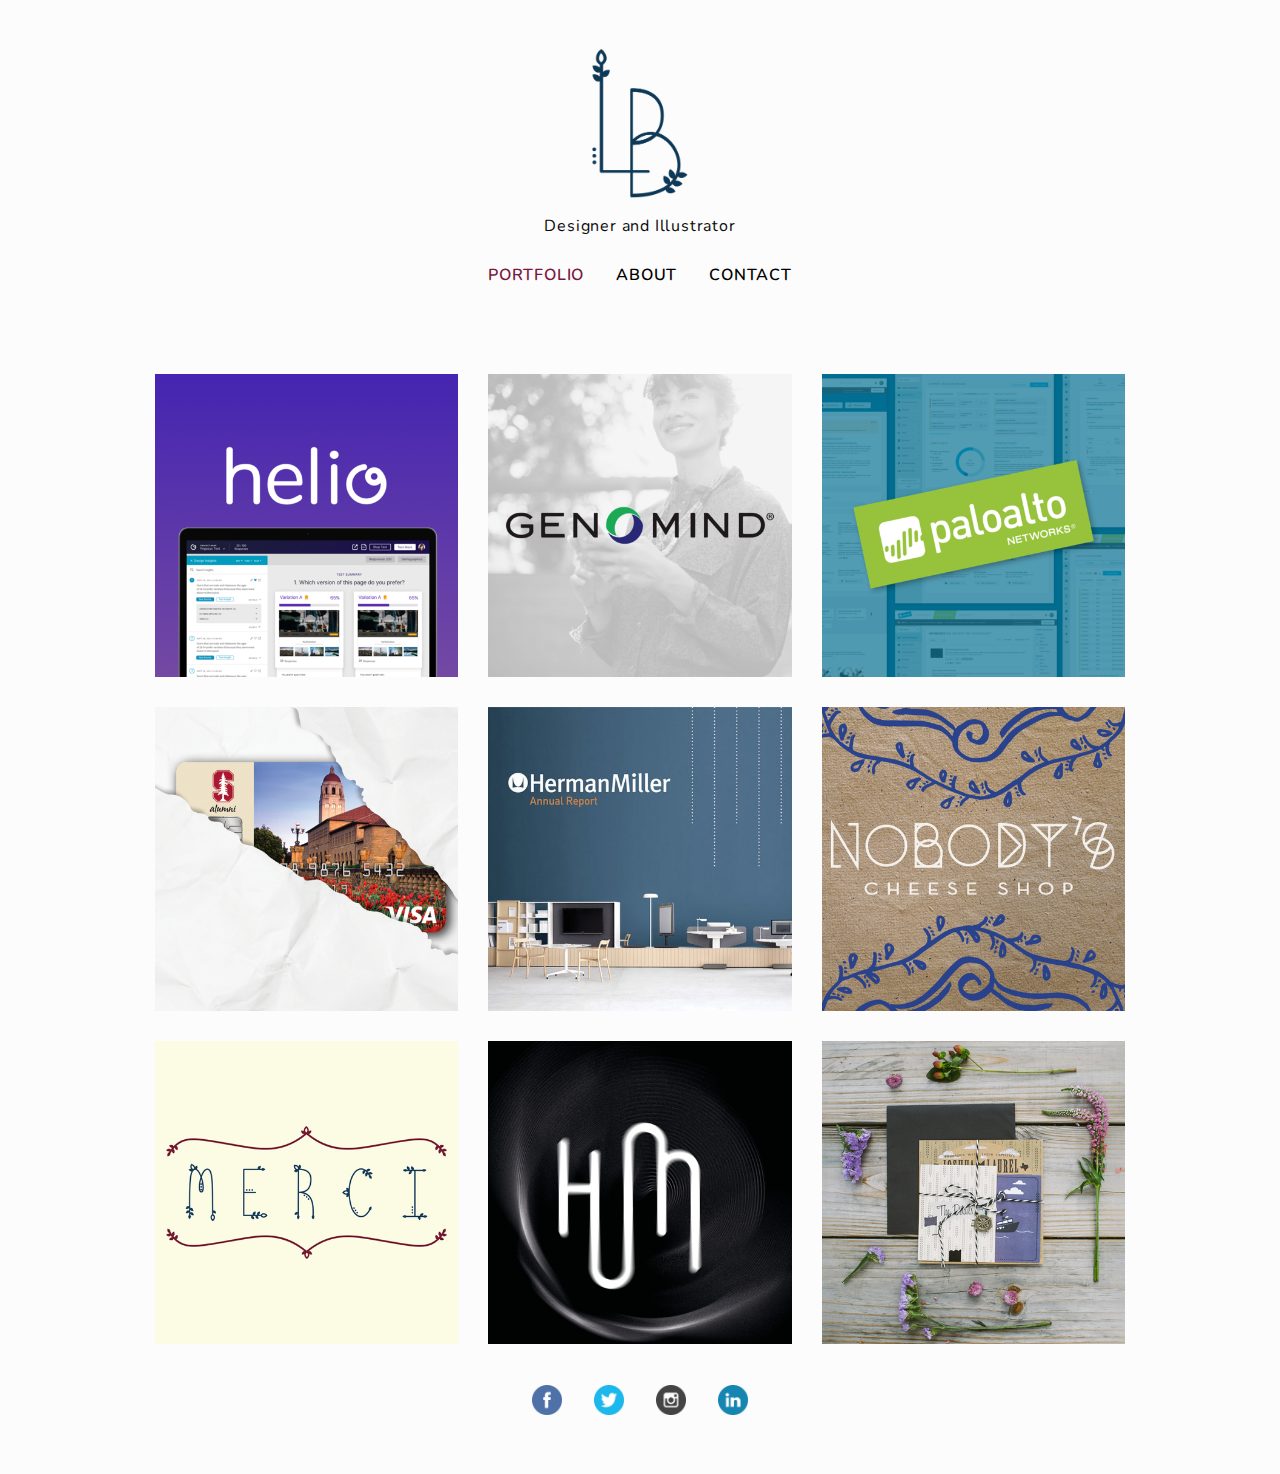
<file: index.html>
<!doctype html>
<html class="no-js" lang="en" dir="ltr">
  <head>
    <meta charset="utf-8">
    <meta http-equiv="x-ua-compatible" content="ie=edge">
    <meta name="viewport" content="width=device-width, initial-scale=1.0">
    <title>Foundation for Sites</title>
    <link href="https://fonts.googleapis.com/css?family=Nunito" rel="stylesheet">
    <link rel="stylesheet" href="css/foundation.css">
    <link rel="stylesheet" href="css/app.css">
  </head>
  <body>

    <!-- Header Nav -->
    <div class="row">
      <div class="column">
        <div class="header-nav">
          <img src="img/logo.png" alt="" width="100">
          <p class="header-nav-subtitle">Designer and Illustrator</p>
          <div class="menu-centered">
            <ul class="menu">
              <li><a href="index.html" class="header-nav-link is-active">Portfolio</a></li>
              <li><a href="about.html" class="header-nav-link">About</a></li>
              <li><a href="contact.html" class="header-nav-link">Contact</a></li>
            </ul>
          </div>
        </div>
      </div>
    </div>

    <!-- Gallery -->
    <div class="content">
      <div class="row small-up-2 medium-up-3">
      <div class="column column-block content-image">
        <a href="#"><img src="img/thumb-1.png" alt=""></a>
      </div>
      <div class="column column-block content-image">
        <a href="#"><img src="img/thumb-2.png" alt=""></a>
      </div>
      <div class="column column-block content-image">
        <a href="#"><img src="img/thumb-3.png" alt=""></a>
      </div>
      <div class="column column-block content-image">
        <a href="#"><img src="img/thumb-4.png" alt=""></a>
      </div>
      <div class="column column-block content-image">
        <a href="#"><img src="img/thumb-5.jpg" alt=""></a>
      </div>
      <div class="column column-block content-image">
        <a href="#"><img src="img/thumb-6.jpg" alt=""></a>
      </div>
      <div class="column column-block content-image">
        <a href="#"><img src="img/thumb-7.jpg" alt=""></a>
      </div>
      <div class="column column-block content-image">
        <a href="#"><img src="img/thumb-8.jpg" alt=""></a>
      </div>
      <div class="column column-block content-image">
        <a href="#"><img src="img/thumb-9.jpg" alt=""></a>
      </div>
    </div>

    <!-- Footer -->
    <div class="row">
      <div class="column">
        <div class="menu-centered">
          <ul class="menu">
            <li><a href="#"><img src="icon/facebook.png" width="30" alt=""></a></li>
            <li><a href="#"><img src="icon/twitter.png" width="30" alt=""></a></li>
            <li><a href="#"><img src="icon/instagram.png" width="30" alt=""></a></li>
            <li><a href="#"><img src="icon/linkedin.png" width="30" alt=""></a></li>
          </ul>
        </div>  
      </div>
    </div>
    
    <script src="js/vendor/jquery.js"></script>
    <script src="js/vendor/what-input.js"></script>
    <script src="js/vendor/foundation.js"></script>
    <script src="js/app.js"></script>
  </body>
</html>
</file>
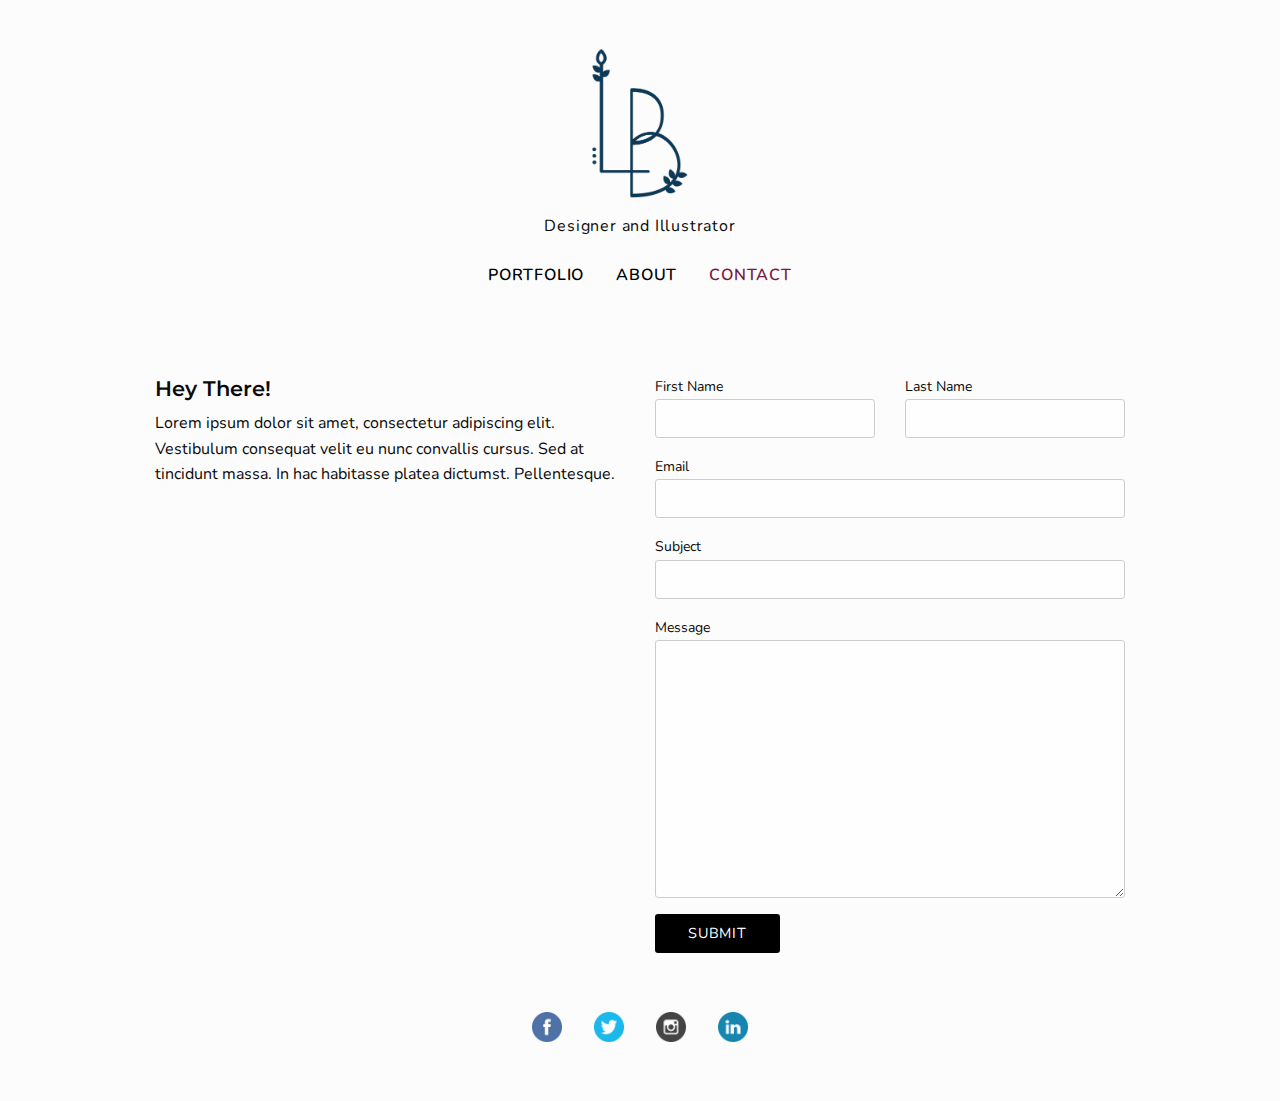
<file: contact.html>
<!doctype html>
<html class="no-js" lang="en" dir="ltr">
  <head>
    <meta charset="utf-8">
    <meta http-equiv="x-ua-compatible" content="ie=edge">
    <meta name="viewport" content="width=device-width, initial-scale=1.0">
    <title>Foundation for Sites</title>
    <link href="https://fonts.googleapis.com/css?family=Nunito" rel="stylesheet">
    <link href="https://fonts.googleapis.com/css?family=Montserrat" rel="stylesheet">
    <link rel="stylesheet" href="css/foundation.css">
    <link rel="stylesheet" href="css/app.css">
  </head>
  <body>

    <!-- Header Nav -->
    <div class="row">
      <div class="column">
        <div class="header-nav">
          <img src="img/logo.png" alt="" width="100">
          <p class="header-nav-subtitle">Designer and Illustrator</p>
          <div class="menu-centered">
            <ul class="menu">
              <li><a href="index.html" class="header-nav-link">Portfolio</a></li>
              <li><a href="about.html" class="header-nav-link">About</a></li>
              <li><a href="contact.html" class="header-nav-link is-active">Contact</a></li>
            </ul>
          </div>
        </div>
      </div>
    </div>

    <div class="content">
      <div class="row">
      <div class="small-12 medium-6 column">
        <h1>Hey There!</h1>
        <p>Lorem ipsum dolor sit amet, consectetur adipiscing elit. Vestibulum consequat velit eu nunc convallis cursus. Sed at tincidunt massa. In hac habitasse platea dictumst. Pellentesque.</p>
      </div>
      <div class="small-12 medium-6 column">
        <form>
          <div class="row">
            <div class="medium-6 column">
              <label for="first-name">First Name</label>
              <input type="text" id="first-name" class="contact-form-field">
            </div>
            <div class="medium-6 column">
              <label for="last-name">Last Name</label>
              <input type="text" id="last-name" class="contact-form-field">
            </div>
          </div>
          <div class="row column">
              <label for="email">Email</label>
              <input type="text" id="email" class="contact-form-field">
          </div>
          <div class="row column">
              <label for="subject">Subject</label>
              <input type="text" id="subject" class="contact-form-field">
          </div>
          <div class="row column">
              <label for="message">Message</label>
              <textarea name="message" id="message" cols="30" rows="10" class="contact-form-field"></textarea>
          </div>
          <input type="submit" value="Submit" class="button contact-submit">
        </form>
      </div>
    </div>
    </div>

    <!-- Footer -->
    <div class="row">
      <div class="column">
        <div class="menu-centered">
          <ul class="menu">
            <li><a href="#"><img src="icon/facebook.png" width="30" alt=""></a></li>
            <li><a href="#"><img src="icon/twitter.png" width="30" alt=""></a></li>
            <li><a href="#"><img src="icon/instagram.png" width="30" alt=""></a></li>
            <li><a href="#"><img src="icon/linkedin.png" width="30" alt=""></a></li>
          </ul>
        </div>  
      </div>
    </div>

    <script src="js/vendor/jquery.js"></script>
    <script src="js/vendor/what-input.js"></script>
    <script src="js/vendor/foundation.js"></script>
    <script src="js/app.js"></script>
  </body>
</html>
</file>
<file: css/app.css>
body{
	background-color: #FCFCFC;
	font-family: 'Nunito', sans-serif;
	margin: 3rem;
}

h1{
	font-size: 1.3rem;
	font-family: 'Montserrat', Helvetica, Arial, sans-serif;
	font-weight: 600;
}

.header-nav{
	text-align: center;
	margin-bottom: 3rem;
}

.header-nav img{
	margin-bottom: 1rem;
}

.header-nav-subtitle{
	font-size: 1rem;
	letter-spacing: .05rem;
}

.header-nav-link{
	text-transform: uppercase;
	font-weight: 600;
	color: #000;
	letter-spacing: .05rem;
}

.header-nav-link:hover{
	color: #BB7676;
}

.is-active{
	color: #7B183E;
}

.content{
	margin: 2rem 0;
}

.content-image{
	transition: .3s ease;
}
.content-image:hover{
	opacity: .6
}

.about-pic{
	margin-bottom: 1rem;
}

.contact-form-field{
	border-radius: .2rem;
	box-shadow: none;
	border-color: #ccc;
}

.contact-form-field:focus {
	background-color: #fff;
	border-color: #ccc;
	box-shadow: none;
}

.contact-submit{
	padding: .7rem 2rem;
	background-color: #000;
	text-transform: uppercase;
	letter-spacing: .05rem;
}

.contact-submit:hover{
	background-color: #000;
	opacity: .8;
}
</file>
